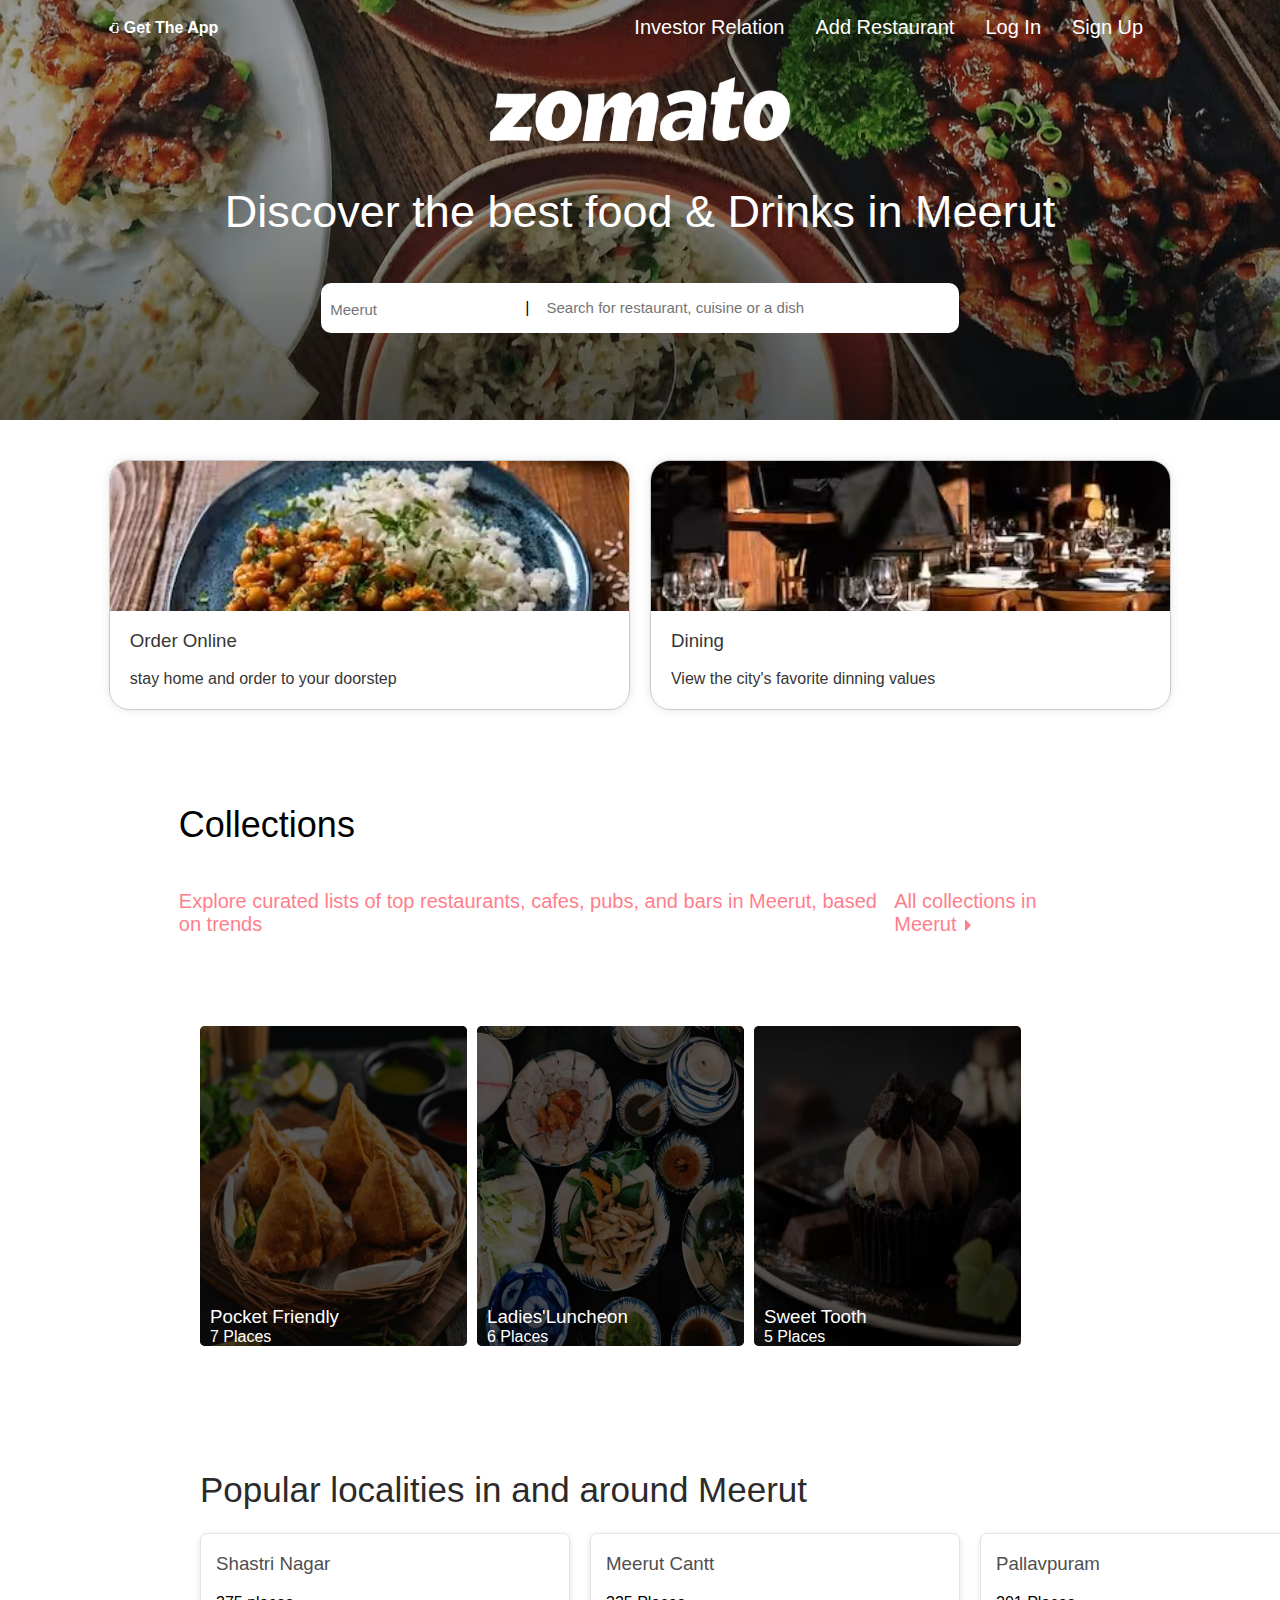
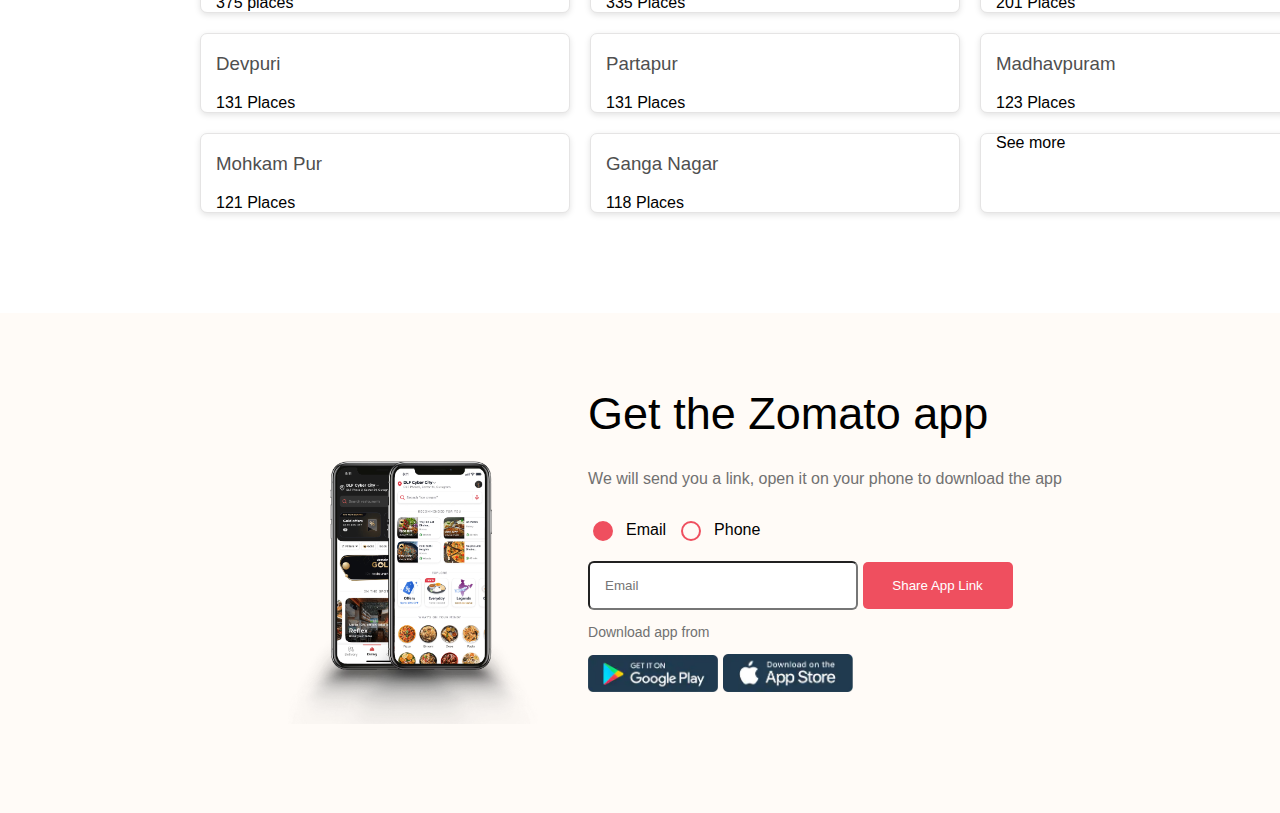
<file: index.html>
<!DOCTYPE html>
<html lang="en">

<head>
    <meta charset="UTF-8">
    <meta name="viewport" content="width=device-width, initial-scale=1.0">
    <title>Zomato</title>
    <link rel="stylesheet" href="style.css">
    <link rel="icon" href="https://cdn.iconscout.com/icon/free/png-256/free-zomato-1937646-1637644.png?f=webp">
    <link rel="stylesheet" href="https://cdnjs.cloudflare.com/ajax/libs/font-awesome/6.5.2/css/all.min.css"
        integrity="sha512-SnH5WK+bZxgPHs44uWIX+LLJAJ9/2PkPKZ5QiAj6Ta86w+fsb2TkcmfRyVX3pBnMFcV7oQPJkl9QevSCWr3W6A=="
        crossorigin="anonymous" referrerpolicy="no-referrer" />
</head>

<body>

    <header>
        <div class="image-container">
            <img src="Background-image.avif" alt="back-image">
        </div>
        <div class="header-body-section">

            <nav class="nav">
                <div class="container container-nav">
                    <div class="logo-container">

                        <svg xmlns="http://www.w3.org/2000/svg" fill="#FFFFFF" width="10" height="10"
                            viewBox="0 0 20 20" aria-labelledby="icon-svg-title- icon-svg-desc-" role="img"
                            class="sc-rbbb40-0 gvsUip">
                            <title>download-app</title>
                            <path
                                d="M18.5793 9.18939H16.5865H16.3199C15.7307 9.18939 15.2529 9.6672 15.2529 10.2583V10.3742C15.2529 10.9659 15.7307 11.444 16.3207 11.444H18.3156H18.5793C19.1696 11.444 19.6488 10.9639 19.6488 10.3742L19.6477 10.2569C19.6488 9.6672 19.1696 9.18939 18.5793 9.18939Z">
                            </path>
                            <path
                                d="M18.5804 6.52262H18.1097V1.35122C18.1097 0.607964 17.5017 0 16.7582 0H7.84167C7.09841 0 6.49045 0.608249 6.49045 1.35122V5.06151C4.69196 6.07821 2.83696 7.14029 2.83296 7.14286C1.82597 7.5573 0.350586 8.89453 0.350586 12.0522C0.350586 12.3342 0.369139 12.5945 0.395113 12.846C0.40339 12.9197 0.412524 12.9904 0.422514 13.0615C0.448488 13.2462 0.481027 13.4229 0.519845 13.5907C0.533831 13.6506 0.544678 13.7131 0.559805 13.7705C0.612039 13.9646 0.67255 14.1467 0.740482 14.32C0.774733 14.4059 0.811839 14.4841 0.84923 14.5646C0.88919 14.6494 0.929436 14.7327 0.972535 14.8106C1.02249 14.9045 1.07244 14.995 1.12724 15.0809C1.14037 15.1009 1.15464 15.1192 1.16805 15.1394C2.46847 17.1052 4.8675 17.114 4.8675 17.114H6.49045V18.6494C6.49045 19.3918 7.09841 19.9997 7.84167 19.9997H16.7579C17.5014 19.9997 18.1094 19.3915 18.1094 18.6494V16.7767H18.3155V16.7755H18.5784C19.1695 16.7755 19.6487 16.2974 19.6476 15.7063L19.6487 15.5898C19.6476 14.9996 19.1695 14.5229 18.5792 14.5229H18.3155H16.5861H16.3195C15.7292 14.5229 15.2525 15.0007 15.2525 15.5907V15.7091C15.2525 16.2977 15.7304 16.7775 16.3203 16.7775H17.1692V17.5008H7.43036V7.79877C7.91959 7.48851 8.37256 7.18995 8.63088 6.98987C9.93957 5.97774 11.1818 5.17169 11.3499 4.4407C11.5688 3.49222 10.8407 2.69302 9.57765 3.34922C9.17976 3.55587 8.36315 4.00885 7.43036 4.53261V2.14129L17.1692 2.14271V6.52205H16.5861V6.52319H16.3209C15.7304 6.52319 15.2511 7.001 15.2511 7.59269V7.70858C15.2511 8.29999 15.7303 8.77665 16.3195 8.77665H16.5846H18.3141H18.5798C19.1695 8.77665 19.6476 8.29884 19.6476 7.70858V7.58955C19.6487 7.00186 19.1709 6.52262 18.5804 6.52262ZM12.2986 17.9752C12.6731 17.9752 12.9751 18.2774 12.9751 18.6511C12.9751 19.0255 12.6728 19.3267 12.2986 19.3267C11.9256 19.3267 11.6242 19.0247 11.6242 18.6511C11.6247 18.2786 11.927 17.9752 12.2986 17.9752ZM13.7266 1.30098H10.8735C10.7839 1.30098 10.7097 1.2282 10.7097 1.13829C10.7097 1.04695 10.7839 0.974169 10.8735 0.974169H13.7266C13.8163 0.974169 13.8893 1.04667 13.8893 1.13829C13.8893 1.22792 13.8163 1.30098 13.7266 1.30098Z">
                            </path>
                            <path
                                d="M18.5788 11.8561H18.3151H16.3193C15.7302 11.8561 15.251 12.3353 15.251 12.9253V13.0423C15.251 13.6329 15.7291 14.1107 16.3193 14.1107H16.5845H18.3139H18.5782C19.1693 14.1107 19.646 13.6329 19.6474 13.0423V12.9253C19.6472 12.3353 19.1705 11.8561 18.5788 11.8561Z">
                            </path>
                        </svg>

                        <p>Get The App</p>
                    </div>

                    <ul>
                        <li> <a href="invester_relation_index.html">Investor Relation</a></li>
                        <li> <a href="add-rest.html">Add Restaurant</a></li>
                        <li> <a href="index-login.html">Log In</a></li>
                        <li> <a href="">Sign Up</a></li>
                    </ul>
                </div>
            </nav>
            <div class="header-body">
                <div class="container container-header-body">
                    <img class="zomato-logo" src="Logo.avif" alt="">
                    <p class="header-body-section-discover">Discover the best food & Drinks in Meerut</p>
                    <div class="search-container">
                        <div class="detection-location">
                            <i class="fa-solid fa-location-dot"></i>
                            <input type="text" placeholder="Meerut"> <i class="fa-solid fa-caret-down"></i>
                        </div>
                        <div style="color: black; padding: 7px;">|</div>
                        <div class="search-item">
                            <i class="fa-solid fa-magnifying-glass"></i>
                            <input type="text" placeholder="Search for restaurant, cuisine or a dish">
                        </div>
                    </div>
                </div>
            </div>

        </div>

    </header>

    <section class="section-1">
        <div class="container container-feature">
            <div class="feature">
                <div class="feature-image">
                    <img src="1st foo.jpg" alt="">
                </div>
                <h3>Order Online</h3>
                <p>stay home and order to your doorstep</p>
            </div>

            <div class="feature">
                <div class="feature-image">
                    <img src="tables.jpg" alt="">
                </div>
                <h3>Dining</h3>
                <p>View the city's favorite dinning values</p>
            </div>
        </div>
        <div class="container next-cont-feature">
            <h1>Collections</h1>
            <div class="aftr-collec">
                <div>
                    <p>Explore curated lists of top restaurants, cafes, pubs, and bars in Meerut, based on trends </p>
                </div>
                <div class="all-hov">
                    <span tabindex="-1" color="#FF7E8B" target="_self" role="link" class="sc-ks3f96-1 cndCgo"
                        style="cursor: pointer;">All collections in Meerut<!-- --> <i
                            class="sc-rbbb40-1 iFnyeo sc-cCXWQg biIeFw" color="#FF7E8B" size="12"><svg
                                xmlns="http://www.w3.org/2000/svg" fill="#FF7E8B" width="12" height="12"
                                viewBox="0 0 20 20" aria-labelledby="icon-svg-title- icon-svg-desc-" role="img"
                                class="sc-rbbb40-0 ezrcri">
                                <title>right-triangle</title>
                                <path d="M5 0.42l10 10-10 10v-20z"></path>
                            </svg></i></span>
                </div>
            </div>
            <div></div>
        </div>
        <div class="se2-3">
            <div class="featurre">
                <img src="samosa-d.jpg" alt="">
                <div class="featurre-item">
                    <h3>Pocket Friendly</h3>
                    <p>7 Places</p>
                </div>
            </div>

            <div class="featurre">
                <img src="salad-d.jpg" alt="">
                <div class="featurre-item">
                    <h3>Ladies'Luncheon</h3>
                    <p>6 Places</p>
                </div>
            </div>

            <div class="featurre">
                <img src="sweet-d.jpg" alt="">
                <div class="featurre-item">
                    <h3>Sweet Tooth</h3>
                    <p>5 Places</p>
                </div>
            </div>
        </div>

    </section>

    <section class="section-3">
        <div class="pp">
            <h1>Popular localities in and around <b>Meerut</b></h1>
        </div>
        <div class="grid-container">
            <div class="grid-item">
                <h3>Shastri Nagar</h3>
                <p>375 places</p>
            </div>
            <div class="grid-item">
                <h3>Meerut Cantt</h3>
                <p>335 Places</p>
            </div>
            <div class="grid-item">
                <h3>Pallavpuram</h3>
                <p>201 Places</p>
            </div>
            <div class="grid-item">
                <h3>Devpuri</h3>
                <p>131 Places</p>
            </div>
            <div class="grid-item">
                <h3>Partapur</h3>
                <p>131 Places</p>
            </div>
            <div class="grid-item">
                <h3>Madhavpuram</h3>
                <p>123 Places</p>
            </div>
            <div class="grid-item">
                <h3>Mohkam Pur</h3>
                <p>121 Places</p>
            </div>
            <div class="grid-item">
                <h3>Ganga Nagar</h3>
                <p>118 Places</p>
            </div>
            <div class="grid-item">See more</div>
        </div>
    </section>

    <section class="section-4">
        <div class="section-4-material">
            <div class="mobile-img">
                <img src="mobile view.avif" alt="">
            </div>
            <div class="formcontent">
                <h1>Get the Zomato app</h1>
                <p>We will send you a link, open it on your phone to download the app</p>

                <form id="contactForm">
                    <div class="redio-button">
                        <input type="radio" id="emailOption" name="contactOption" value="email" checked>
                        <label for="emailOption">Email</label>
                    
                        <input type="radio" id="phoneOption" name="contactOption" value="phone">
                        <label for="phoneOption">Phone</label>
                    </div>
                    <div>
                        <input  type="email" id="emailAddress" name="emailAddress" placeholder="Email">
                        <button class="sub-btn" type="submit">Share App Link</button>
                    </div>
                    <div>
                        <p style="font-size: 14px;">Download app from</p>
                    </div>
                    <div class="download-button">
                        <img src="googleplay.webp" alt="">
                        <img src="appstore.webp" alt="">
                    </div>
                </form>
            </div>
        </div>
    </section>
</body>

</html>
</file>
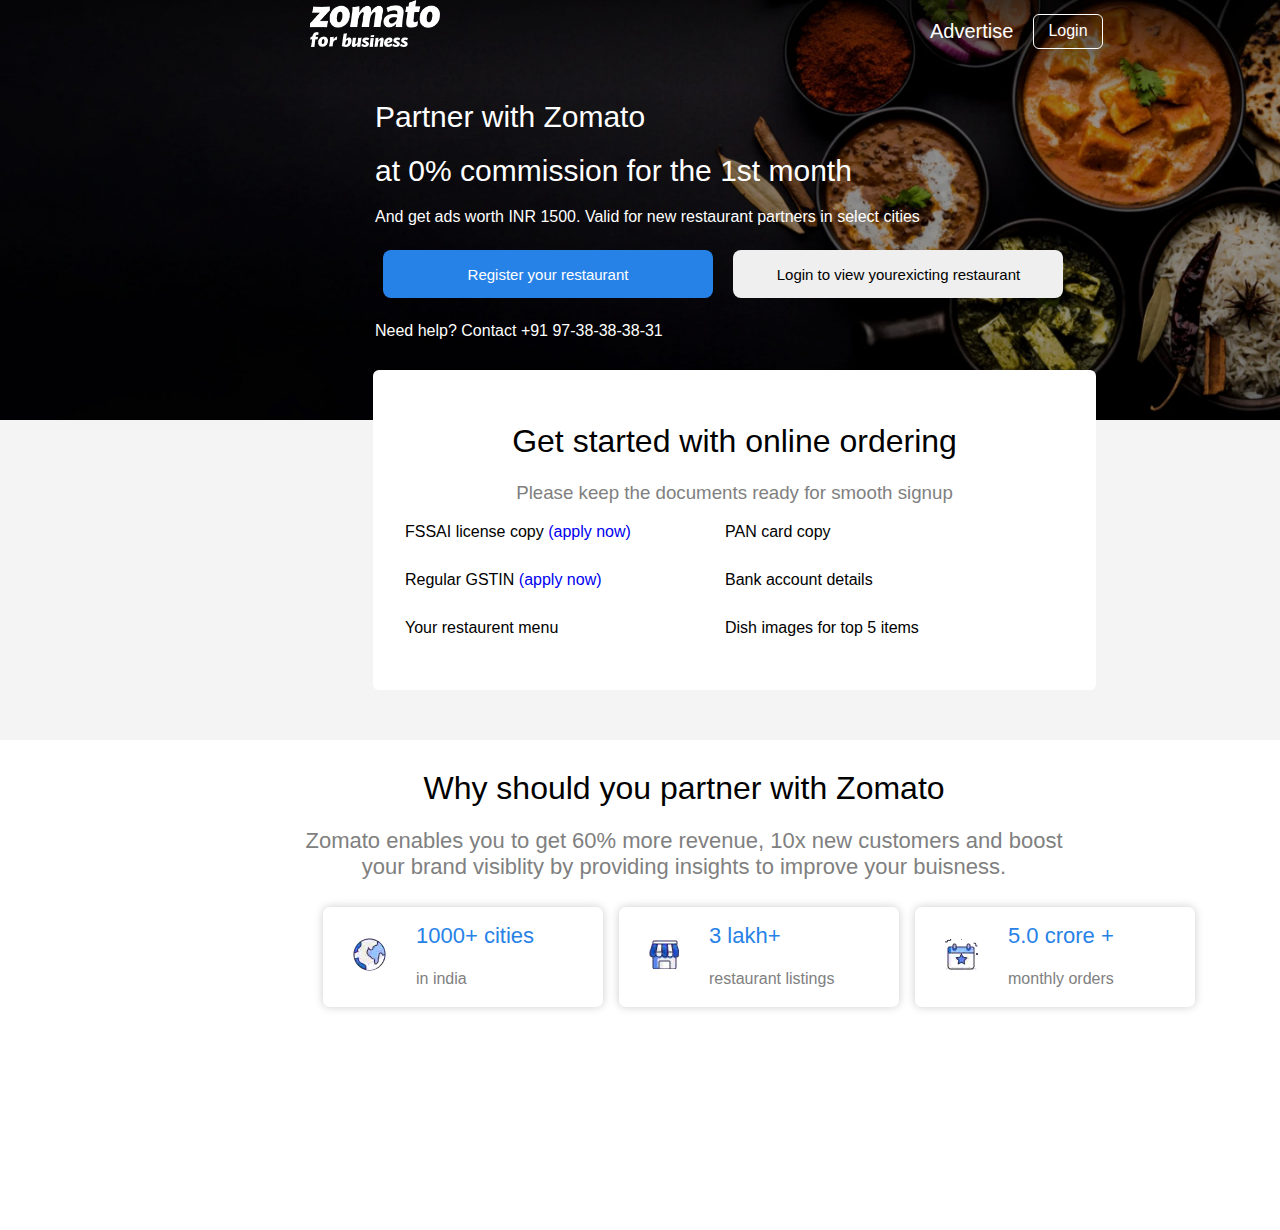
<file: add-rest.html>
<!DOCTYPE html>
<html lang="en">

<head>
    <meta charset="UTF-8">
    <meta name="viewport" content="width=device-width, initial-scale=1.0">
    <title>Add a restaurent - Zomato</title>
    <link rel="stylesheet" href="add-resto.css">
    <link rel="icon" href="https://cdn.iconscout.com/icon/free/png-256/free-zomato-1937646-1637644.png?f=webp">
    <link rel="stylesheet" href="https://cdnjs.cloudflare.com/ajax/libs/font-awesome/6.5.2/css/all.min.css"
        integrity="sha512-SnH5WK+bZxgPHs44uWIX+LLJAJ9/2PkPKZ5QiAj6Ta86w+fsb2TkcmfRyVX3pBnMFcV7oQPJkl9QevSCWr3W6A=="
        crossorigin="anonymous" referrerpolicy="no-referrer" />
</head>

<body>
    <div class="main">

        <div class="section-1">
            <div class="s-1-c-1">
                <img src="backk.jpg" alt="">
            </div>
            <nav class="nav">
                <div class="logo">
                    <img src="logo icon.png" alt="">
                </div>
                <div class="item">
                    <h3>Advertise</h3>
                    <a href="index-login.html">Login</a>
                </div>
            </nav>
        </div>

        <!-- section 2 -->
        <div class="section-2">
            <div>
                <h1>Partner with Zomato</h1>
            </div>
            <div>
                <h1>at 0% commission for the 1st month</h1>
            </div>
            <div>
                <p>And get ads worth INR 1500. Valid for new restaurant partners in select cities</p>
            </div>
            <div>
                <button class="blue-button">Register your restaurant</button>
                <button>Login to view yourexicting restaurant</button>
            </div>
            <div>
                <p>Need help? Contact <span style="cursor: pointer;">+91 97-38-38-38-31</span></p>
            </div>
        </div>

        <!-- section-2 -->

        <div class="section-3">
            <div class="section-3-m">
                <center>
                    <h1>Get started with online ordering</h1>
                    <h3>Please keep the documents ready for smooth signup</h3>
                </center>
                <div class="flex-item">
                    <div class="flex-item-i">
                        <span>
                            <i class="fa-solid fa-circle-check"></i>
                        </span>
                        <span>
                            FSSAI license copy <a href="#">(apply now)</a>
                        </span>
                    </div>
                
                
                    <div class="flex-item-i">
                        <span>
                            <i class="fa-solid fa-circle-check"></i>
                        </span>
                        <span>
                            PAN card copy
                        </span>
                    </div>
                
                
                    <div class="flex-item-i">
                        <span>
                            <i class="fa-solid fa-circle-check"></i>
                        </span>
                        <span>
                            Regular GSTIN <a href="#">(apply now)</a>
                        </span>
                    </div>
                
                
                    <div class="flex-item-i">
                        <span>
                            <i class="fa-solid fa-circle-check"></i>
                        </span>
                        <span>
                            Bank account details
                        </span>
                    </div>
                
                
                    <div class="flex-item-i">
                        <span>
                            <i class="fa-solid fa-circle-check"></i>
                        </span>
                        <span>
                            Your restaurent menu
                        </span>
                    </div>
                
                
                    <div class="flex-item-i">
                        <span>
                            <i class="fa-solid fa-circle-check"></i>
                        </span>
                        <span>
                            Dish images for top 5 items
                        </span>
                    </div>
                </div>
            </div>
        </div>
    </div>
    <div class="section-4">

    </div>
    <div class="section-5">
        <div class="section-5-contant">
            <center>
                <h1>Why should you partner with Zomato</h1>
                <h2>Zomato enables you to get 60% more revenue, 10x new customers and boost your brand visiblity by providing insights to improve your  buisness.</h2>
            </center>
            <div class="section-5-contant-items">
                <div class="section-5-c-i">
                    <div class="section-5-c-i-m">
                        <span><img src="earth.webp" alt=""></span>
                        <div>
                            <h2>1000+ cities</h2>
                            <h4>in india</h4>
                        </div>
                    </div>
                </div>
                <div class="section-5-c-i">
                    <div class="section-5-c-i-m">
                        <span><img src="house.webp" alt=""></span>
                        <div>
                            <h2>3 lakh+</h2>
                            <h4>restaurant listings</h4>
                        </div>
                    </div>
                </div>
                <div class="section-5-c-i">
                    <div class="section-5-c-i-m">
                        <span><img src="cal.webp" alt=""></span>
                        <div>
                            <h2>5.0 crore +</h2>
                            <h4>monthly orders</h4>
                        </div>
                    </div>
                </div>
            </div>
        </div>
    </div>
</body>

</html>
</file>
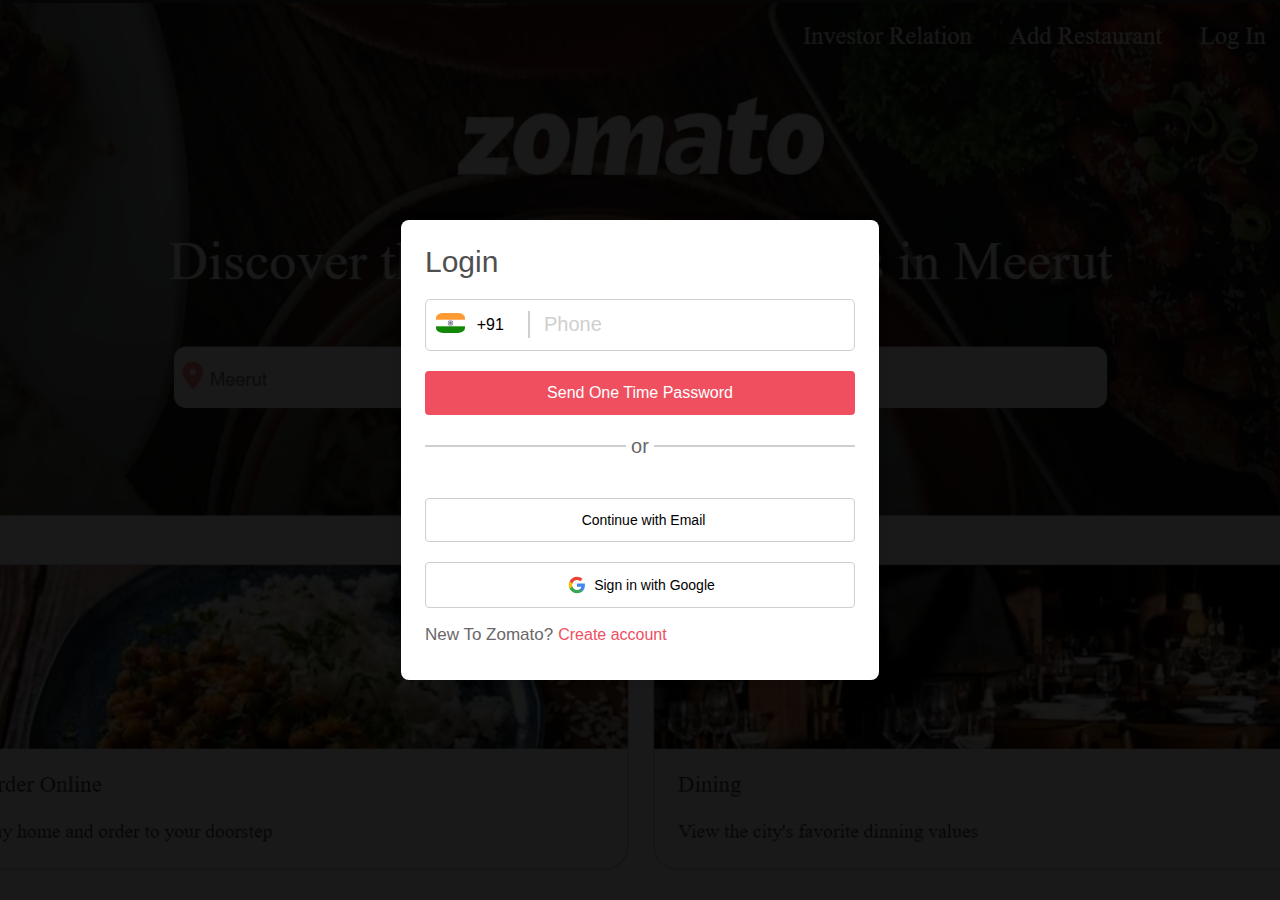
<file: index-login.html>
<!DOCTYPE html>
<html lang="en">
<head>
    <meta charset="UTF-8">
    <meta name="viewport" content="width=device-width, initial-scale=1.0">
    <title>Login Page</title>
    <link rel="icon" href="https://cdn.iconscout.com/icon/free/png-256/free-zomato-1937646-1637644.png?f=webp">
    <link rel="stylesheet" href="style-login.css">
    <link rel="stylesheet" href="https://cdnjs.cloudflare.com/ajax/libs/font-awesome/6.5.2/css/all.min.css" integrity="sha512-SnH5WK+bZxgPHs44uWIX+LLJAJ9/2PkPKZ5QiAj6Ta86w+fsb2TkcmfRyVX3pBnMFcV7oQPJkl9QevSCWr3W6A==" crossorigin="anonymous" referrerpolicy="no-referrer" />
</head>
<body>
    
    <div class="login-container">
             <div class="head">
                <h2>Login</h2>
                <div class="cross">
                    <a href="index.html">

                        <i class="fa-solid fa-xmark"></i>
                    </a>
                </div>
            </div>

            <div class="second">
                <div class="img">
                    <img src="flag.png" alt="">
                </div>
                    <p>+91</p>
                    <i class="fa-solid fa-angle-down"></i>
                    <div class="line"></div>
                    <input type="tel" class="phone" placeholder="Phone" name="phone" pattern="[0-9]{10}" required>
            </div>
        <form class="login-form">
            
            <button type="submit">Send One Time Password</button>
            <div class="third">
                <div class="lines"></div>
                <h3>or</h3>
                <div class="lines"></div>
            </div>
        </form>
        

        <div class="fourth">
            <button type="submit" class="email"><i class="fa-solid fa-envelope"></i>Continue with Email</button>
            <button type="submit" class="gmail">
                <svg xmlns="http://www.w3.org/2000/svg" height="18" viewBox="0 0 24 24" width="24"><path d="M22.56 12.25c0-.78-.07-1.53-.2-2.25H12v4.26h5.92c-.26 1.37-1.04 2.53-2.21 3.31v2.77h3.57c2.08-1.92 3.28-4.74 3.28-8.09z" fill="#4285F4"/><path d="M12 23c2.97 0 5.46-.98 7.28-2.66l-3.57-2.77c-.98.66-2.23 1.06-3.71 1.06-2.86 0-5.29-1.93-6.16-4.53H2.18v2.84C3.99 20.53 7.7 23 12 23z" fill="#34A853"/><path d="M5.84 14.09c-.22-.66-.35-1.36-.35-2.09s.13-1.43.35-2.09V7.07H2.18C1.43 8.55 1 10.22 1 12s.43 3.45 1.18 4.93l2.85-2.22.81-.62z" fill="#FBBC05"/><path d="M12 5.38c1.62 0 3.06.56 4.21 1.64l3.15-3.15C17.45 2.09 14.97 1 12 1 7.7 1 3.99 3.47 2.18 7.07l3.66 2.84c.87-2.6 3.3-4.53 6.16-4.53z" fill="#EA4335"/><path d="M1 1h22v22H1z" fill="none"/></svg>
                Sign in with Google</button>
        </div>

        <div class="last">
        <h3>New To Zomato?</h3> <a href="#">Create account</a>
        </div>
    </div>

</body>
</html>
</file>
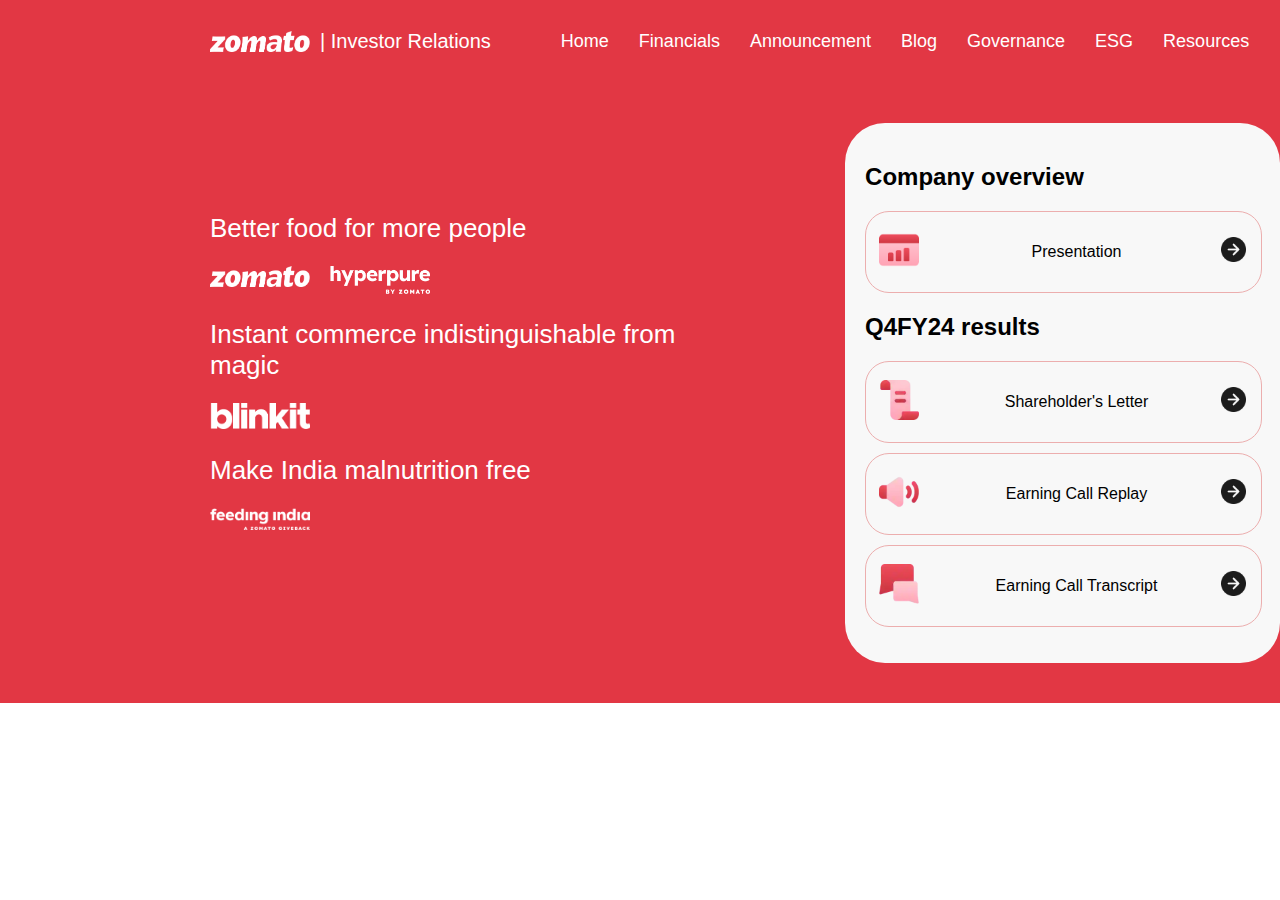
<file: invester_relation_index.html>
<!DOCTYPE html>
<html lang="en">
<head>
    <meta charset="UTF-8">
    <meta name="viewport" content="width=device-width, initial-scale=1.0">
    <title>Investor Relation::Zomato</title>
    <link rel="stylesheet" href="investor_realtion.css">
    <link rel="icon" href="https://cdn.iconscout.com/icon/free/png-256/free-zomato-1937646-1637644.png?f=webp">
    <link rel="stylesheet" href="https://cdnjs.cloudflare.com/ajax/libs/font-awesome/6.5.2/css/all.min.css"
        integrity="sha512-SnH5WK+bZxgPHs44uWIX+LLJAJ9/2PkPKZ5QiAj6Ta86w+fsb2TkcmfRyVX3pBnMFcV7oQPJkl9QevSCWr3W6A=="
        crossorigin="anonymous" referrerpolicy="no-referrer" />
</head>
<body>
    <div class="header">
        <div class="left-item">
            <img src="logo.webp" alt="">
            <p>  | Investor Relations</p>
        </div>
        <div class="right-item">
            <div><a href="index.html">Home</a></div>
            <div><a href="">Financials</a></div>
            <div><a href="">Announcement</a></div>
            <div><a href="">Blog</a></div>
            <div><a href="">Governance</a></div>
            <div><a href="">ESG</a></div>
            <div><a href="">Resources</a></div>
        </div>
    </div>

    <div class="section-1">
        <div class="first">
            <div class="txt"><h2>Better food for more people</h2></div>
            <div class="pic">
                <div>
                    <img src="logo.webp" alt="">
                </div>
                <div>
                    <img src="hyperpure.png" alt="">
                </div>
            </div>
            <div>
                <h2 class="txt">
                    Instant commerce indistinguishable from magic
                </h2>
                <img src="blinkit.png" alt="">
            </div>
            <div>
                <h2 class="txt">Make India malnutrition free</h2>
                <img src="feeding india.png" alt="">
            </div>
        </div>
        <div class="second">
            <div><h2>Company overview</h2></div>
            <div>
                <div class="inner-box">
                    <div class="ico"><img src="chart.png" alt=""></div>
                    <div class="pera"> <p>Presentation</p></div>
                    <div class="right-arrow"><img src="arrow-right.png" alt=""></div>
                </div>
            </div>
            <div><h2>Q4FY24 results</h2></div>
            <div>
                <div class="inner-box">
                    <div class="ico"><img src="paper.webp" alt=""></div>
                    <div class="pera"> <p>Shareholder's Letter</p></div>
                    <div class="right-arrow"><img src="arrow-right.png" alt=""></div>
                </div>
            </div>
            <div>
                <div class="inner-box">
                    <div class="ico"><img src="audio.webp" alt=""></div>
                    <div class="pera"> <p>Earning Call Replay</p></div>
                    <div class="right-arrow"><img src="arrow-right.png" alt=""></div>
                </div>
            </div>
            <div>
                <div class="inner-box">
                    <div class="ico"><img src="chat.webp" alt=""></div>
                    <div class="pera"> <p>Earning Call Transcript</p></div>
                    <div class="right-arrow"><img src="arrow-right.png" alt=""></div>
                </div>
            </div>
        </div>
    </div>
</body>
</html>
</file>
<file: style.css>
*{
    box-sizing: border-box;
}

body{
    padding: 0;
    margin: 0;
    font-family: Okra, Helvetica, sans-serif;
}


/* Background Image */

.container{
    width: 83%;
    margin: auto;  
}


.image-container{
    position: relative;
    width: 100%;
    height: 420px;
    overflow: hidden;
}

.image-container img{
    width: 100%;
    height: 100%;
    object-fit: cover;
    transform: scale(1.1);
}

/* Navbar */

.header-body-section{

    position: absolute;
    top: 0;
    width: 100%;
    color: white;
}

.nav{
    
    font-weight: 550;
}



.container-nav{
    display: flex;
    justify-content: space-between;
    align-items: center;
}

.logo-container{
    display: flex;
    align-items: center;
    gap: 5px;
}

.nav ul{
    list-style: none;
    display: flex;
}

.nav ul li {
    padding: 0px 3px;
    margin-right:25px ;
    font-size: 20px;
    font-weight: 100;
}

.nav ul li a{
    color: inherit;
    text-decoration: none;
}



/* Zomato Logo */


.zomato-logo{
    width: 300px;
}

.container-header-body{
    display: flex;
    flex-direction: column;
    justify-content: center;
    align-items: center;
    height: 300px;
}

.header-body-section-discover{
    font-size: 45px;
    font-weight: 100;
}

.search-container{
    background-color: white;
    width: 60%;
    height: 50px;
    border-radius: 10px;
    display: flex;
    align-items: center;
    padding: 7px;
}

.fa-location-dot{
    color: #ff7e8b;
    font-size: 22px;
}

.fa-caret-down{
    color: #4f4f4f;
}

.detection-location input{
    border: none;
    font-size: 15px;
    width: 190px;
}
.fa-magnifying-glass{
    color: #4f4f4f;
    font-size: 18px;
}

.search-item input{
    max-width: 100%;
    width: 400px;
    font-size: 15px;
    border: none;
    padding: 5px 10px;
}

/* section 1 container */

.section-1{
    margin-top: 40px;
}

.container-feature{
    display: flex;
    justify-content: center;
    gap: 20px;
}
.feature{
    cursor: pointer;
    overflow: hidden;
    border-radius: 20px;
    height: 250px;
    border: 0.1px solid rgb(202, 202, 202);
    box-shadow: 0 0 10px rgba(0,0,0,0.1);
    -webkit-transition-duration: 0.3s;
    transition-duration: 0.3s;
    -webkit-transition-property: box-shadow, transform;
    transition-property: box-shadow, transform;
}

.feature-image{
    width: 550px;
    height: 150px;
    overflow: hidden;
}

.feature-image img{
    width: 100%;
}

.feature h3,
.feature p{
    padding-left: 20px;
    color: rgb(54, 54, 54);
    font-weight: 400;
}

.feature:hover{
    box-shadow: 0 0 20px rgba(0,0,0,0.5);
    -webkit-transform: scale(1.05);
    transform: scale(1.05 );
}

.next-cont-feature{
    padding: 70px;
}

.next-cont-feature h1{
    font-size: 36px;
    font-weight: 400;
}
.aftr-collec{
    display: flex;
    align-items: center;
    justify-content: space-between;
}

.aftr-collec {
    color: #ff7e8b;
    font-size: 20px;
}

sc-ks3f96-1 cndCgo

.all-hov:hover{
    color: #aa3743;
}





.se2-3{
    cursor: pointer;
    display: flex;
    padding: 0 200px;
    gap: 10px;
}

.se2-3 .featurre{
    max-width: 267px;
    height: 320px;
    border-radius: 5px;
    overflow: hidden;
    position: relative;
    
}

.se2-3 .featurre img{
    width: 100%;
    height: 100%;
    box-shadow: inset 0px 00px 50px rgba(0, 0, 0, 0.659),
    inset  0px 0px 50px rgba(0,0,0,0.659);
}

.featurre-item{
    padding: 0 10px;
    position: absolute;
    z-index: 2;
    bottom: 0;
    
}

.featurre h3,
.featurre p{
    margin: 0;
    color: white;
    font-weight: 400;
}

.section-3{
    padding: 100px 200PX;
}

.grid-container {
    cursor: pointer;
    display: grid;
    grid-template-columns: repeat(3, 370px);
    grid-template-rows: repeat(3, 80px);
    gap: 20px; /* Adjust the gap between grid items */
}
.grid-item {
    background-color: white;
    border: 1px solid #e5e4e4;
    text-align: left;
    padding: 0px 15px ;
    box-shadow: 0 2px 6px 0 rgba(0, 0, 0, 0.115);
    border-radius: 7px;
}

.pp h1{
    font-size: 35px;
    color: #2c2b2b;
    font-weight: 200;
}
.grid-item h3{
    color: #4f4f4f;
    font-weight: 200
}




.section-4{
    background-color: rgb(255, 251, 247);
    height: 500px;
}

.section-4-material{
    display: flex;
    justify-content: center;
    /* padding: 145px; */
    gap: 50px;
}

.mobile-img{
    padding-top: 145px;
    padding-left: 70px ;
}

.section-4 img{
    width: 250px;
}

.formcontent h1{
    padding-top: 45px;
    font-size: 45px;
    font-weight: 500;
}

.formcontent p{
    color: #717171;
}

/* radio buttons */

.redio-button{
    display: flex;
    align-items: center;
    gap: 10px;
    margin-top: 30px;
}
input[type="radio"] {
    -webkit-appearance: none;
    -moz-appearance: none;
    appearance: none;
    width: 20px;
    height: 20px;
    border-radius: 50%;
    border: 2px solid rgb(239, 79, 95); /* Change border color here */
    outline: none;
    cursor: pointer;
  }

  /* Style for radio buttons when selected */
  input[type="radio"]:checked {
    background-color: rgb(239, 79, 95); /* Change background color here */
  }

  /* email box */

  #emailAddress{
    margin-top: 20px;
    border-radius: 6px ;
    padding: 15px;
    width: 270px;
  }

  /* submit button */

  .sub-btn{
    cursor: pointer;
    background-color:  rgb(239, 79, 95);
    color: white;
    border: none;
    border-radius: 5px;
    padding: 16px;
    width: 150px;
  }

  /* download button */

  .download-button img{
    cursor: pointer;
    width: 130px;
    gap: 10px;
  }
</file>
<file: add-resto.css>
*{
    box-sizing: border-box;
}

body{
    padding: 0;
    margin: 0;
    font-family: Okra, Helvetica, sans-serif;
}

.main{
    position: relative;
}
.section-1{
    position: relative;
}
/* Background Image */

.s-1-c-1{
    position: relative;
    width: 100%;
    height: 420px;
    overflow: hidden;
}



.s-1-c-1 img{
    width: 100%;
    height: 100%;
    object-fit: cover;
}

.nav{
    position: absolute;
    top: 0px;
    left: 310px;
    display: flex;
    gap: 490px;
    color: white;
}

.nav img{
    cursor: pointer;
    width: 130px;
}

.item{
    display: flex;
    align-items: center;
    gap: 20px;
}

.item h3{
    cursor: pointer;
    font-size: 20px;
    font-weight: 100;
}

.item a{
    padding: 7px 14px;
    text-decoration: none;
    cursor: pointer;
    width: 70px;
    height: 35px;
    background: transparent;
    color: white;
    border: 1px solid white;
    border-radius: 6px;
}
/* .item a{
    color: white;
    text-decoration: none;
} */

.item a:hover{
    background-color: rgba(255, 255, 255, 0.059);
}
.section-2{
    color: white;
    position: absolute;
    top: 80px;
    left: 375px;
}

.section-2 h1{
    font-size: 30px;
    font-weight: 500;
}

.section-2 button{
    cursor: pointer;
    border: none;
    margin: 8px;
    height: 48px;
    width: 330px;
    border-radius: 8px;
    font-size: 15px;
}
.blue-button{
    background-color: #2782E7;
    color: white;
}

.blue-button:hover{
    background-color: #0272f3;
}

/* section-3 */

.section-3{
    box-sizing: border-box;
    width: 723px;
    height: 320px;
    min-width: 0px;
    cursor: auto;
    padding: 32px;
    margin-left: 373px;
    margin-right: 0px;
    margin-top: -50px;
    position: absolute;
    border-radius: 6px;
    background: rgb(255, 255, 255);
}

.section-3-m h1{
    font-weight: 200;
}

.section-3-m h3{
    color: grey;
    font-weight: 200;
}

.section-3-m i{
    color: rgb(58, 183, 87);
}

.flex-item{
    display: flex;
    flex-wrap: wrap;
}

.flex-item-i{
    padding-bottom: 30px;
    margin-right: 70px;
    width: 250px;
}

.flex-item-i a{
    text-decoration: none;
}
.section-4{
    height: 320px;
    background-color: rgb(244, 244, 244);
    top: 0px;
}

.section-5{
     height: 460px;
}
.section-5-contant{
    margin: 30px 0px 0px 300px;
    width: 60%;
}

.section-5-contant h1{
    font-weight: 500;
}
.section-5-contant h2{
    font-size: 22px;
    font-weight: 300;
    color: gray;
}

.section-5-contant-items{
    margin: 15px;
    display: flex;
}

.section-5-c-i-m{
    gap: 30px;
    padding: 30px;
    display: flex;
    align-items: center;
    margin: 8px;
    border-radius: 7px;
    height: 100px;
    width: 280px;
    box-shadow: 0 0 10px rgba(0,0,0,0.2);
}

.section-5-c-i-m h2{
    color: #2782E7;
}

.section-5-c-i-m h4{
    font-weight: 500;
    color: gray;
}
</file>
<file: style-login.css>
/* styles.css */
body {
    font-family: Arial, sans-serif;
    background-image: url("zomato background.png");
    background-position: center;
    background-repeat: no-repeat;
    background-size: cover;
    margin: 0;
    padding: 0;
    display: flex;
    justify-content: center;
    align-items: center;
    height: 100vh;
}

a{
    color: #333;
}

.login-container {
    background-color: white;
    padding: 0px 24px ;
    border-radius: 8px;
    box-shadow: 0 0 10px rgba(0, 0, 0, 0.1);
    width: 430px;
    height: 460px;
    text-align: center;
}

.login-container .head{
    display: flex;
    justify-content: space-between;
    align-items: center;
}

.login-container .head h2{
    font-weight: 500;
    font-size: 30px;
}

.cross i{
    font-size: 22px;
}

h2 {
    margin-bottom: 20px;
    color: #4f4f4f;
}

form {
    display: flex;
    flex-direction: column;
    padding: 20px 0px;
}

label {
    margin-bottom: 5px;
    color: #333;
}



.second{
    border: 1px solid rgb(207, 207, 207);
    border-radius: 5px;
    display: flex;

    /* justify-content: center; */
    align-items: center;
    gap: 12px;
}

.second .img{
    padding-left: 10px;
    border-radius: 20px;
}

.second img{
    height: 20px;
    /* padding: 15px 10px; */
    border-radius: 25%;
}
.second input{
    border: none;
}

.phone{
    font-size: 20px;
    color: #4f4f4f;
}

textarea:focus, input:focus{
    outline: none;
}

::placeholder {
    color:rgb(207, 207, 207) ;  
}

.second i{
    font-size: 14px;
}

.line{
    height: 25px;
    width: 0.1px;
    border: 1px solid rgb(207, 207, 207);
}


.login-form button {
    padding: 13px;
    background-color: #ef4f5f;
    color: white;
    border: none;
    border-radius: 4px;
    cursor: pointer;
    font-size: 16px;
}

.login-form button:hover {
    background-color: #db3d4c;
}

.third{
    display: flex;
    align-items: center;
    justify-content: center;
    gap: 5px;
}
h3{
    font-size: 20px;
    font-weight: 100;
    color: #6a6868;
}

.lines{
    height: 0px;
    border: 1px solid rgb(207, 207, 207);
    width: 100%;
}

.fourth{
    display: flex;
    align-items: center;
    justify-content: center;
    flex-direction: column;
    gap: 20px;
}

.fourth button{
    padding: 13px;
    background-color: white;
    /* color: white; */
    border: 1px solid rgb(207, 207, 207);
    width: 100%;
    border-radius: 4px;
    cursor: pointer;
    font-size: 14px;
}

.email{
    display: flex;
    align-items: center;
    justify-content: center;
    gap: 7px;
}

.email i{
    font-size: large;
    color: #ef4f5f;
}

.gmail{
    display: flex;
    align-items: center;
    justify-content: center;
    gap: 5px;
}

.last{
    display: flex;
    align-items: center;
    gap: 5px;
}
.last h3{
    font-size: 17px;
}
.last a{
    text-decoration: none;
    color: #ef4f5f;
}
</file>
<file: investor_realtion.css>
body{
    margin: 0;
    padding: 0;
    font-family: Okra, Helvetica, sans-serif;;
}

.header{
    color: white;
    background-color: rgb(226, 55, 68);
    display: flex;
    /* justify-content: center; */
    align-items: center;
    }
    
.left-item{
    font-size: 20px;
    display: flex;
    align-items: center;
    padding: 10px 70px 10px 210px;
    gap: 10px;
}

.left-item img{
    width: 100px;
}


.right-item {
    display: flex;
    gap: 30px;
    font-size: 18px;
}

.right-item  a{
    text-decoration: none;
    color: white;
}

 a:hover{
    font-size: 19px;
}

/* second */

.section-1{
    background-color: rgb(226, 55, 68);
    display: flex;
    align-items: center;
    height: 620px;
}

.section-1 .first{
    padding: 0px 100px 60px 210px;
    color: white;
}
.section-1 .first  h2{
    font-size: 26px;
    font-weight: 200;
}
.section-1 .first img{
    width: 100px;
}
.pic{
    display: flex;
    gap: 20px;
}


/* second wala  */

.section-1 .second{
    background-color: rgb(248, 248, 248);
    border-radius: 40px;
}
.second{
    height: 500px;
    width: 400px;
    padding: 20px;
}

.second h2{
    font-size: 24px;
    font-weight: 800;
}

.pera{
    display: flex;
    align-items: flex-start;
}

.inner-box{
    cursor: pointer;
    margin: 10px 0px;
    display: flex;
    align-items: center;
    justify-content: center;
    justify-content: space-between;
    border: 1px solid rgb(236, 174, 174);
    border-radius: 24px;
    width: 100%;
    height: 80px;
}

.ico img{
    padding: 13px;
    width: 40px;
}

.right-arrow img{
    width: 25px;
    margin-right: 15px;
}
</file>
